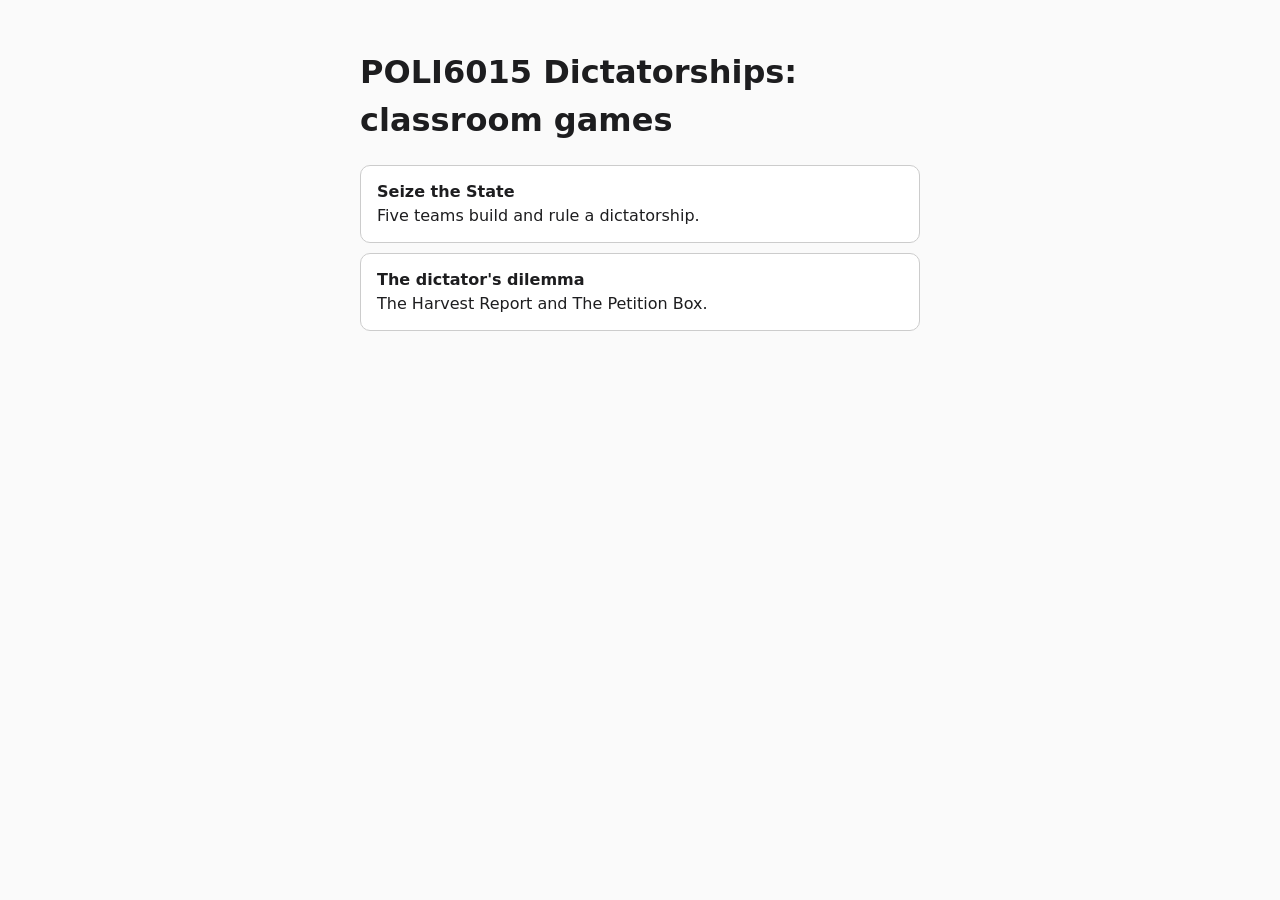
<file: index.html>
<!doctype html>
<html lang="en-GB"><head><meta charset="utf-8"><meta name="viewport" content="width=device-width,initial-scale=1">
<title>POLI6015 games</title>
<style>body{font-family:system-ui,sans-serif;max-width:560px;margin:48px auto;padding:0 16px;line-height:1.5;color:#1d1d1f;background:#fafafa}a{display:block;padding:14px 16px;margin:10px 0;border:1px solid #ccc;border-radius:10px;text-decoration:none;color:inherit;background:#fff}a b{display:block}</style>
</head><body>
<h1>POLI6015 Dictatorships: classroom games</h1>
<a href="seize-the-state/"><b>Seize the State</b>Five teams build and rule a dictatorship.</a>
<a href="dilemma-games/"><b>The dictator's dilemma</b>The Harvest Report and The Petition Box.</a>
</body></html>
</file>
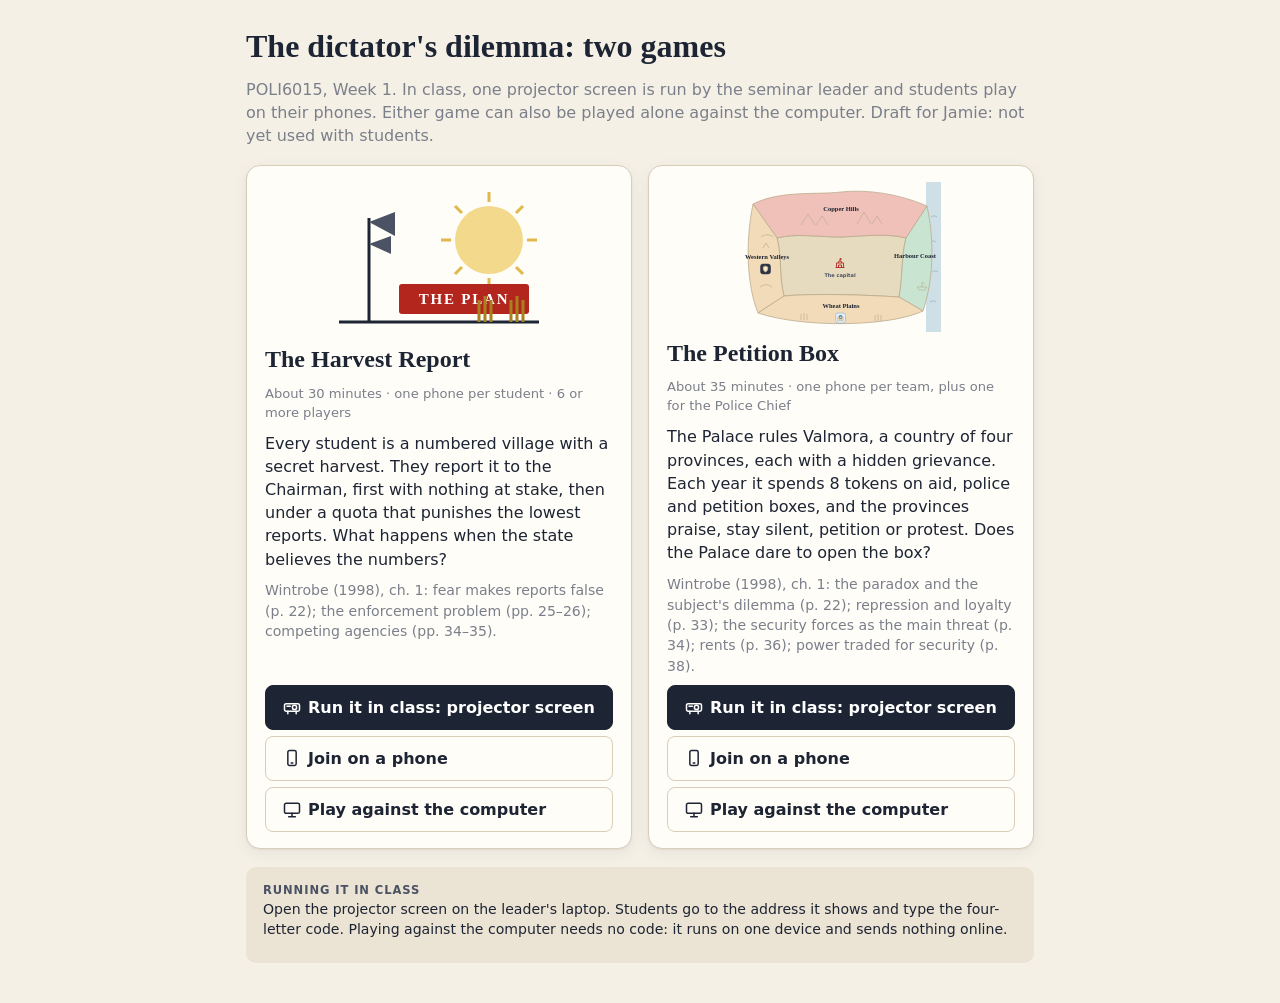
<file: dilemma-games/index.html>
<!doctype html>
<html lang="en-GB">
<head>
<meta charset="utf-8">
<meta name="viewport" content="width=device-width,initial-scale=1">
<title>Dictator's dilemma games</title>
<link rel="stylesheet" href="css/style.css">
</head>
<body>
<div class="wrap">
  <h1>The dictator's dilemma: two games</h1>
  <p class="muted">POLI6015, Week 1. In class, one projector screen is run by the seminar leader and students play on their phones. Either game can also be played alone against the computer. Draft for Jamie: not yet used with students.</p>
  <div class="hero">
    <div class="gcard">
      <div id="art-harvest"></div>
      <h2>The Harvest Report</h2>
      <p class="meta">About 30 minutes · one phone per student · 6 or more players</p>
      <p>Every student is a numbered village with a secret harvest. They report it to the Chairman, first with nothing at stake, then under a quota that punishes the lowest reports. What happens when the state believes the numbers?</p>
      <p class="small muted">Wintrobe (1998), ch. 1: fear makes reports false (p. 22); the enforcement problem (pp. 25–26); competing agencies (pp. 34–35).</p>
      <div class="acts">
        <a class="btn primary" href="host.html?game=harvest"><span data-ic="projector"></span>Run it in class: projector screen</a>
        <a class="btn" href="play.html" target="_blank" rel="noopener"><span data-ic="phone"></span>Join on a phone</a>
        <a class="btn" href="solo.html?game=harvest"><span data-ic="computer"></span>Play against the computer</a>
      </div>
    </div>
    <div class="gcard">
      <div id="art-petition"></div>
      <h2>The Petition Box</h2>
      <p class="meta">About 35 minutes · one phone per team, plus one for the Police Chief</p>
      <p>The Palace rules Valmora, a country of four provinces, each with a hidden grievance. Each year it spends 8 tokens on aid, police and petition boxes, and the provinces praise, stay silent, petition or protest. Does the Palace dare to open the box?</p>
      <p class="small muted">Wintrobe (1998), ch. 1: the paradox and the subject's dilemma (p. 22); repression and loyalty (p. 33); the security forces as the main threat (p. 34); rents (p. 36); power traded for security (p. 38).</p>
      <div class="acts">
        <a class="btn primary" href="host.html?game=petition"><span data-ic="projector"></span>Run it in class: projector screen</a>
        <a class="btn" href="play.html" target="_blank" rel="noopener"><span data-ic="phone"></span>Join on a phone</a>
        <a class="btn" href="solo.html?game=petition"><span data-ic="computer"></span>Play against the computer</a>
      </div>
    </div>
  </div>
  <div class="card flat">
    <div class="caps">Running it in class</div>
    <p class="small">Open the projector screen on the leader's laptop. Students go to the address it shows and type the four-letter code. Playing against the computer needs no code: it runs on one device and sends nothing online.</p>
  </div>
</div>
<script type="module">
  import { icon, chairmanScene, valmoraMap } from './js/art.js';
  document.getElementById('art-harvest').innerHTML = chairmanScene();
  document.getElementById('art-petition').innerHTML = valmoraMap({ prov: { north: { mood: 'H' }, south: { mood: 'M', box: true }, east: { mood: 'L' }, west: { mood: 'M', police: true } } });
  document.querySelectorAll('[data-ic]').forEach((el) => { el.outerHTML = icon(el.dataset.ic); });
</script>
</body>
</html>
</file>
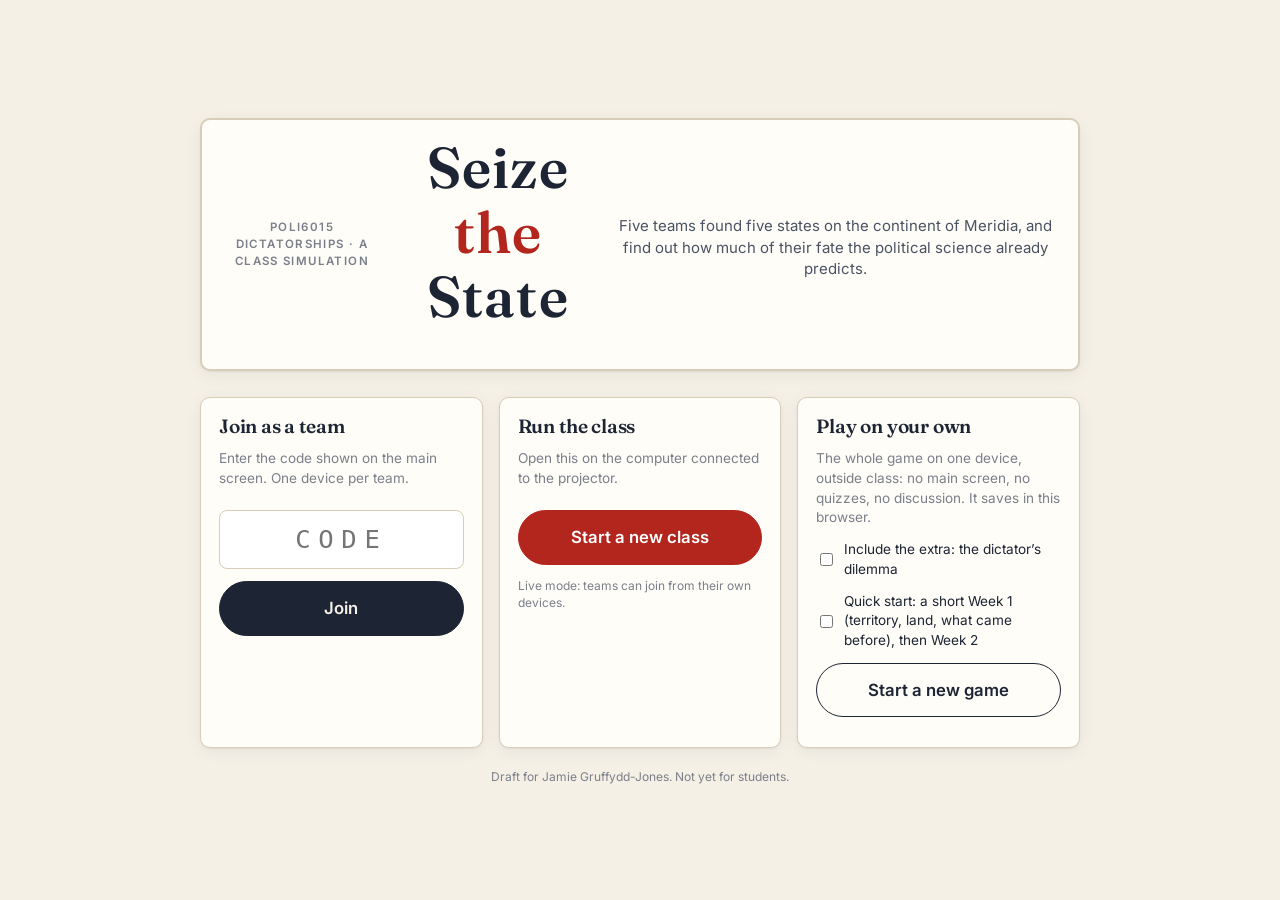
<file: seize-the-state/index.html>
<!doctype html>
<html lang="en-GB">
<head>
<meta charset="utf-8">
<meta name="viewport" content="width=device-width, initial-scale=1">
<link rel="preconnect" href="https://fonts.googleapis.com">
<link rel="preconnect" href="https://fonts.gstatic.com" crossorigin>
<link href="https://fonts.googleapis.com/css2?family=Fraunces:opsz,wght@9..144,400..800&family=Inter:wght@400..700&display=swap" rel="stylesheet">
<link rel="stylesheet" href="css/style.css">
<script src="js/file-warning.js"></script>
<title>Seize the State</title>
</head>
<body>
<div class="landing">
  <div class="box">
    <div class="hero">
      <div class="caps muted">POLI6015 Dictatorships · A class simulation</div>
      <h1>Seize <span style="color:var(--accent)">the</span> State</h1>
      <p class="prompt muted">Five teams found five states on the continent of Meridia, and find out how much of their fate the political science already predicts.</p>
    </div>
    <div class="choices">
      <div class="card stack">
        <h3>Join as a team</h3>
        <p class="small muted">Enter the code shown on the main screen. One device per team.</p>
        <input type="text" class="codeinput" id="code" maxlength="4" autocomplete="off" placeholder="CODE" aria-label="Join code">
        <button class="btn btn-primary btn-big" id="join">Join</button>
      </div>
      <div class="card stack">
        <h3>Run the class</h3>
        <p class="small muted">Open this on the computer connected to the projector.</p>
        <button class="btn btn-accent btn-big" id="start">Start a new class</button>
        <div id="resume"></div>
        <p class="tiny muted" id="modenote"></p>
      </div>
      <div class="card stack">
        <h3>Play on your own</h3>
        <p class="small muted">The whole game on one device, outside class: no main screen, no quizzes, no discussion. It saves in this browser.</p>
        <label class="small row" style="gap:8px"><input type="checkbox" id="extra"> Include the extra: the dictator’s dilemma</label>
        <label class="small row" style="gap:8px"><input type="checkbox" id="quick"> Quick start: a short Week 1 (territory, land, what came before), then Week 2</label>
        <button class="btn btn-big" id="solo">Start a new game</button>
        <div id="soloresume"></div>
      </div>
    </div>
    <p class="tiny muted" style="text-align:center;margin-top:20px">Draft for Jamie Gruffydd-Jones. Not yet for students.</p>
  </div>
</div>
<script type="module">
import { newRoomCode } from './js/engine.js';
import { FIREBASE_CONFIG } from './js/config.js';
const $ = (s) => document.querySelector(s);
const go = (page, room) => { location.href = page + '?room=' + encodeURIComponent(room); };
$('#join').onclick = () => { const c = $('#code').value.trim().toUpperCase(); if (c.length === 4) go('team.html', c); else $('#code').focus(); };
$('#code').addEventListener('keydown', (e) => { if (e.key === 'Enter') $('#join').click(); });
$('#start').onclick = () => { const r = newRoomCode(); try { localStorage.setItem('sts:lastroom', r); } catch (e) {} go('main.html', r); };
let last = null; try { last = localStorage.getItem('sts:lastroom'); } catch (e) {}
if (last) $('#resume').innerHTML = '<button class="btn btn-big" id="res">Resume class ' + last + '</button>';
if (last) $('#res').onclick = () => go('main.html', last);
$('#solo').onclick = () => { location.href = 'team.html?solo=1&new=1' + ($('#extra').checked ? '&extra=1' : '') + ($('#quick').checked ? '&start=2' : ''); };
let soloSaved = null; try { soloSaved = localStorage.getItem('sts:solo'); } catch (e) {}
if (soloSaved) { $('#soloresume').innerHTML = '<button class="btn" id="sres">Continue your game</button>'; $('#sres').onclick = () => { location.href = 'team.html?solo=1'; }; }
$('#modenote').textContent = FIREBASE_CONFIG && FIREBASE_CONFIG.databaseURL
  ? 'Live mode: teams can join from their own devices.'
  : 'Local mode: no live server is set up, so team screens only work as tabs in this browser. See SETUP.md.';
</script>
</body>
</html>
</file>
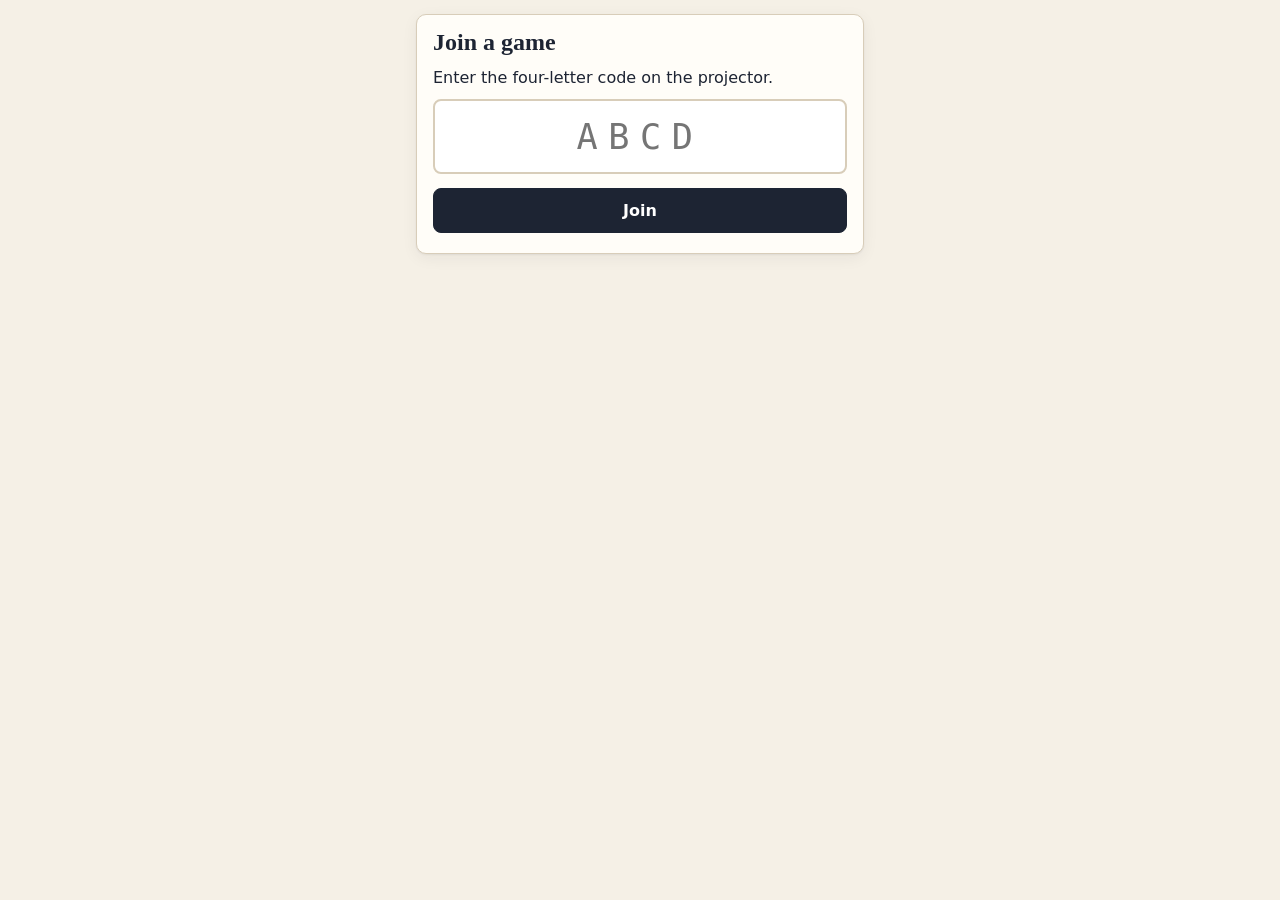
<file: dilemma-games/play.html>
<!doctype html>
<html lang="en-GB">
<head>
<meta charset="utf-8">
<meta name="viewport" content="width=device-width,initial-scale=1">
<title>Join a game</title>
<link rel="stylesheet" href="css/style.css">
</head>
<body class="phonebody">
<noscript>This page needs JavaScript.</noscript>
<script type="module" src="js/play.js"></script>
</body>
</html>
</file>
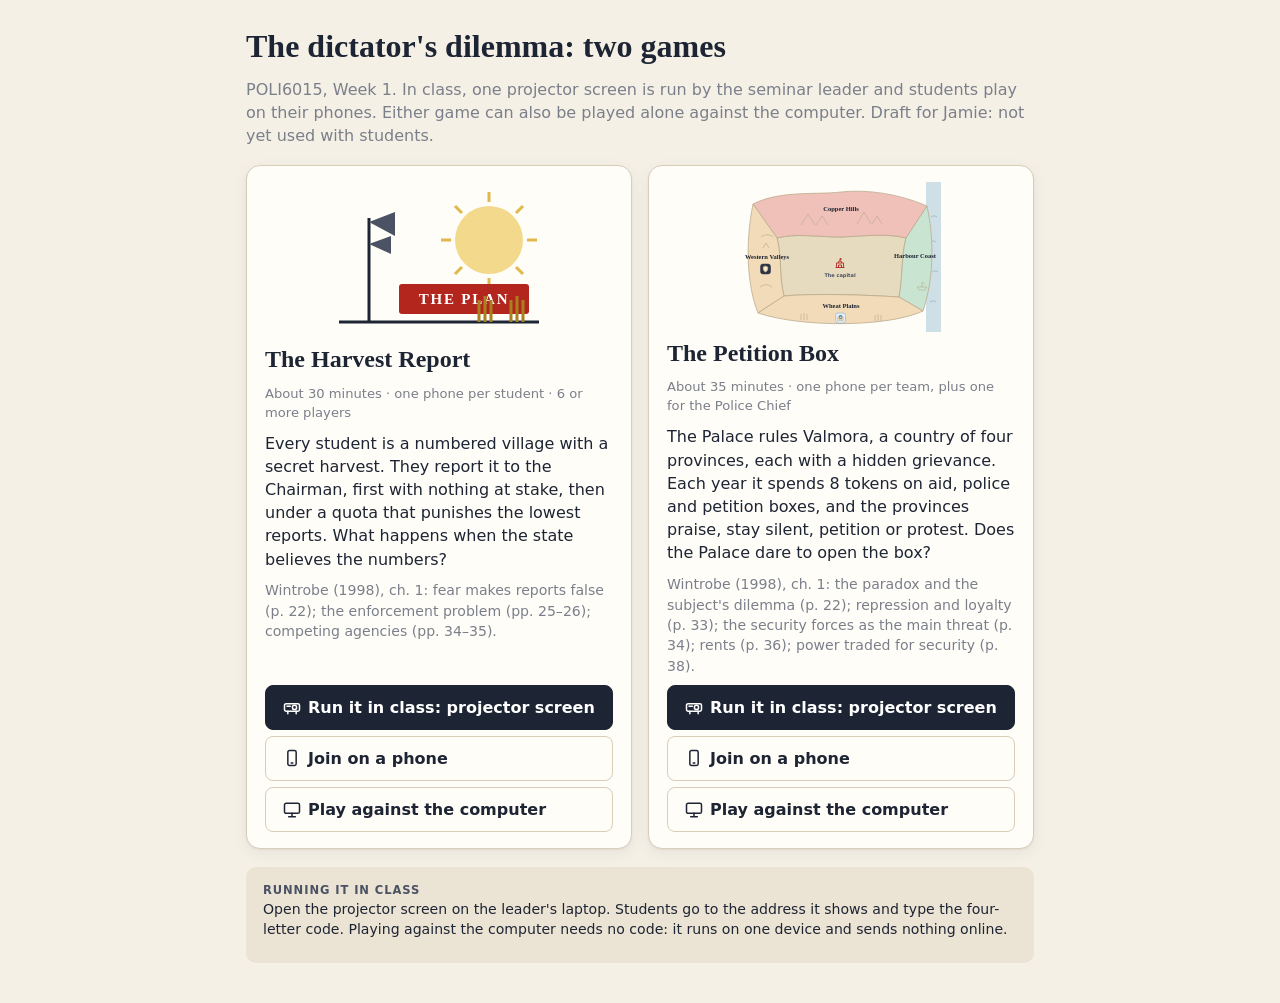
<file: dilemma-games/solo.html>
<!doctype html>
<html lang="en-GB">
<head>
<meta charset="utf-8">
<meta name="viewport" content="width=device-width,initial-scale=1">
<title>Play against the computer</title>
<link rel="stylesheet" href="css/style.css">
</head>
<body>
<noscript>This page needs JavaScript.</noscript>
<script type="module" src="js/solo.js"></script>
</body>
</html>
</file>
<file: dilemma-games/css/style.css>
/* Week 1 dilemma games: projector and phone styles (palette from Seize the State). */
:root {
  --paper: #f5f0e6; --paper-2: #ebe3d3; --card: #fffdf8; --ink: #1d2433; --ink-soft: #4a5263; --muted: #7b7f8a;
  --line: #d8cdb9; --accent: #b3261e; --accent-soft: #f4dcd6; --gold: #a8801f; --ok: #2c7a4b; --ok-soft: #dcefe2;
  --warn: #b5641a; --warn-soft: #f6e6cf; --radius: 10px;
  --shadow: 0 1px 2px rgba(29, 36, 51, .06), 0 4px 16px rgba(29, 36, 51, .06);
  --display: Georgia, 'Times New Roman', serif; --sans: system-ui, -apple-system, 'Segoe UI', sans-serif;
}
* { box-sizing: border-box; }
html, body { margin: 0; }
body { background: var(--paper); color: var(--ink); font-family: var(--sans); font-size: 16px; line-height: 1.45; }
h1, h2, h3 { font-family: var(--display); font-weight: 600; line-height: 1.15; margin: 0 0 .4em; }
h1 { font-size: 2rem; } h2 { font-size: 1.5rem; } h3 { font-size: 1.2rem; }
p { margin: 0 0 .6em; }
code { background: var(--paper-2); padding: 1px 5px; border-radius: 4px; font-size: .9em; }
.wrap { max-width: 820px; margin: 0 auto; padding: 28px 16px; }
.muted { color: var(--muted); } .small { font-size: .88rem; } .caps { text-transform: uppercase; letter-spacing: .08em; font-size: .72rem; font-weight: 700; color: var(--ink-soft); }
.hidden { display: none !important; }
.good { color: var(--ok); } .bad { color: var(--accent); } .warn { color: var(--warn); }
.card { background: var(--card); border: 1px solid var(--line); border-radius: var(--radius); padding: 14px 16px; margin: 0 0 12px; box-shadow: var(--shadow); }
.card.flat { box-shadow: none; background: var(--paper-2); border-color: transparent; }
.card.good { border-left: 5px solid var(--ok); color: inherit; } .card.bad { border-left: 5px solid var(--accent); color: inherit; }
.btn { display: inline-flex; align-items: center; justify-content: center; gap: 6px; font: inherit; font-weight: 600; padding: 10px 16px; border-radius: 8px; border: 1px solid var(--line); background: var(--card); color: var(--ink); cursor: pointer; text-decoration: none; min-height: 44px; }
.btn:hover { border-color: var(--ink-soft); }
.btn.primary { background: var(--ink); color: #fff; border-color: var(--ink); }
.btn.ghost { background: transparent; }
.btn:disabled { opacity: .45; cursor: not-allowed; }
.btn.wide { width: 100%; margin: 6px 0; }
.link { background: none; border: 0; color: var(--accent); text-decoration: underline; cursor: pointer; font: inherit; font-size: .8rem; }
.rowc { display: flex; flex-wrap: wrap; gap: 8px; align-items: center; margin: 8px 0; }
.rowb { display: flex; justify-content: space-between; gap: 10px; align-items: center; padding: 4px 0; border-bottom: 1px dashed var(--line); }
.stack { display: flex; flex-direction: column; gap: 6px; }
.chip { display: inline-block; min-width: 2.2em; text-align: center; padding: 2px 8px; border-radius: 999px; background: var(--paper-2); font-weight: 700; margin: 2px; }
.chips.big .chip { font-size: 1.6rem; padding: 6px 16px; }
.tag { display: inline-block; font-size: .72rem; font-weight: 700; padding: 1px 7px; border-radius: 999px; background: var(--paper-2); color: var(--ink-soft); margin: 2px 4px 2px 0; }
.tag.good { background: var(--ok-soft); color: var(--ok); } .tag.bad { background: var(--accent-soft); color: var(--accent); } .tag.warn { background: var(--warn-soft); color: var(--warn); }

/* index tabs */
.tabs { display: flex; gap: 4px; border-bottom: 2px solid var(--line); margin: 20px 0 0; }
.tab { font: inherit; font-weight: 700; padding: 10px 16px; border: 0; background: none; cursor: pointer; color: var(--muted); border-bottom: 3px solid transparent; margin-bottom: -2px; }
.tab.on { color: var(--ink); border-bottom-color: var(--accent); }
.panel { padding: 16px 0; }

/* projector */
.hostbody { overflow: hidden; }
.host { display: grid; grid-template-rows: auto 1fr auto; height: 100vh; }
.host header { display: flex; justify-content: space-between; align-items: center; padding: 10px 22px; background: var(--ink); color: #fff; }
.gname { font-family: var(--display); font-size: 1.3rem; margin-right: 18px; }
.round { color: #c9cbd3; }
.hright { display: flex; align-items: center; gap: 10px; }
.host header .btn.ghost { color: #fff; border-color: #555c6c; min-height: 36px; padding: 6px 12px; }
.badge { background: var(--warn); color: #fff; font-size: .75rem; font-weight: 700; padding: 3px 8px; border-radius: 6px; }
.host main { overflow: auto; padding: 18px 26px; font-size: 1.1rem; }
.host footer { display: flex; align-items: center; gap: 12px; padding: 10px 22px; border-top: 1px solid var(--line); background: var(--card); }
.why { flex: 1; color: var(--muted); font-size: .95rem; text-align: right; }
.menu { position: fixed; inset: 0; background: rgba(29, 36, 51, .45); display: flex; align-items: flex-start; justify-content: flex-end; padding: 60px 20px; z-index: 10; }
.menu .card { width: 380px; }
.split { display: grid; grid-template-columns: 1fr 1fr; gap: 26px; }
.split.wide { grid-template-columns: 3fr 2fr; }
.join { display: flex; gap: 18px; align-items: center; }
.qr { width: 170px; height: 170px; flex: none; }
.qr svg { width: 100%; height: 100%; }
.url { font-weight: 700; word-break: break-all; font-size: 1.05rem; }
.code { display: inline-block; font-family: ui-monospace, Menlo, monospace; font-size: 2.6rem; font-weight: 800; letter-spacing: .18em; background: var(--paper-2); padding: 4px 14px; border-radius: 8px; }
.code.sm { font-size: 1rem; padding: 2px 8px; background: #2c3445; color: #fff; flex: none; white-space: nowrap; letter-spacing: .12em; }
.script { background: var(--card); border-left: 6px solid var(--accent); padding: 14px 20px; margin: 0 0 16px; border-radius: 0 var(--radius) var(--radius) 0; }
.script p { font-family: var(--display); font-size: 1.55rem; line-height: 1.3; margin: 4px 0 0; }
.provgrid { display: flex; flex-wrap: wrap; gap: 8px; margin: 12px 0; }
.prov { position: relative; width: 66px; height: 66px; border-radius: 10px; display: flex; flex-direction: column; align-items: center; justify-content: center; font-size: 1.5rem; font-weight: 800; border: 2px solid var(--line); background: var(--card); color: var(--muted); font-family: inherit; }
.prov small { font-size: .6rem; font-weight: 600; }
.prov.in { background: var(--ok-soft); border-color: var(--ok); color: var(--ok); }
.prov.insp { background: var(--warn-soft); border-color: var(--warn); color: var(--warn); }
.prov.idle { opacity: .45; }
.prov.rm { cursor: pointer; } .prov.rm b { position: absolute; top: 1px; right: 6px; font-size: .8rem; color: var(--muted); }
.stats { display: flex; flex-wrap: wrap; gap: 12px; margin: 0 0 16px; }
.stat { background: var(--card); border: 1px solid var(--line); border-radius: var(--radius); padding: 10px 18px; min-width: 150px; }
.stat .num { font-family: var(--display); font-size: 2.6rem; font-weight: 700; line-height: 1.1; }
.stat.warn .num { color: var(--warn); } .stat.bad .num { color: var(--accent); } .stat.dim { opacity: .6; }
.row2 { display: grid; grid-template-columns: 1fr 1fr; gap: 14px; }
.cards { display: grid; grid-template-columns: repeat(auto-fill, minmax(118px, 1fr)); gap: 8px; margin: 0 0 12px; }
.pcard { background: var(--card); border: 1px solid var(--line); border-radius: 8px; padding: 6px 8px; line-height: 1.3; }
.pcard .pn { font-weight: 800; font-size: 1.2rem; }
.pcard.famine { background: var(--accent-soft); border-color: var(--accent); }
.bars { display: flex; flex-direction: column; gap: 12px; }
.barrow .lab { font-weight: 700; font-size: .95rem; margin-bottom: 3px; }
.barpair { display: flex; flex-direction: column; gap: 3px; }
.bar { height: 26px; border-radius: 5px; display: flex; align-items: center; padding: 0 8px; color: #fff; font-size: .85rem; font-weight: 700; white-space: nowrap; min-width: 90px; }
.bar.rep { background: var(--warn); } .bar.tru { background: var(--ok); }
/* petition board */
.board { display: grid; grid-template-columns: 1fr 1fr; gap: 14px; margin-bottom: 14px; }
.gauge { background: var(--card); border: 1px solid var(--line); border-radius: var(--radius); padding: 10px 14px; }
.gnum { font-family: var(--display); font-size: 2.6rem; font-weight: 700; line-height: 1.1; }
.gnum small { font-size: 1rem; color: var(--muted); font-weight: 400; }
.meter { display: flex; gap: 3px; margin: 6px 0; }
.meter .cell { flex: 1; height: 14px; border-radius: 3px; background: var(--paper-2); position: relative; }
.meter.stab .cell.on { background: var(--ok); }
.meter.str .cell.on { background: var(--ink-soft); }
.meter.g .cell.on { background: var(--warn); }
.meter .cell.mark { outline: 2px solid var(--accent); outline-offset: 1px; }
.provs { display: grid; grid-template-columns: repeat(4, 1fr); gap: 10px; }
.pv { background: var(--card); border: 2px solid var(--line); border-radius: var(--radius); padding: 10px; min-height: 130px; }
.pv.protest { border-color: var(--accent); } .pv.crushed { border-color: var(--ink-soft); background: var(--paper-2); }
.pvname { font-family: var(--display); font-weight: 700; font-size: 1.25rem; }
.pvsig { font-size: 1.05rem; margin-top: 6px; }
.prompt { font-family: var(--display); font-size: 1.4rem; line-height: 1.3; }
.status { font-weight: 700; color: var(--ink-soft); }
.log { background: var(--card); border: 1px solid var(--line); border-radius: var(--radius); padding: 10px 14px; font-size: .98rem; }
.log p { margin: 0 0 6px; } .log p.bad { color: var(--accent); font-weight: 700; } .log p.warn { color: var(--warn); }
.seats { display: grid; grid-template-columns: repeat(3, 1fr); gap: 8px; margin-bottom: 12px; }
.seat { border: 2px solid var(--line); border-radius: 8px; padding: 8px 10px; display: flex; flex-direction: column; background: var(--card); }
.seat span { font-size: .85rem; color: var(--muted); } .seat.in { border-color: var(--ok); background: var(--ok-soft); }
label { display: block; margin: 6px 0; font-size: .95rem; }
select { font: inherit; padding: 4px 6px; border-radius: 6px; border: 1px solid var(--line); background: #fff; }
table.reveal { border-collapse: collapse; width: 100%; font-size: .95rem; }
table.reveal th, table.reveal td { border: 1px solid var(--line); padding: 5px 7px; text-align: left; vertical-align: top; background: var(--card); }
table.reveal td.hit { background: var(--ok-soft); } table.reveal td.miss { background: var(--accent-soft); }
/* leader sheet */
.sheetwrap table.sheet { border-collapse: collapse; width: 100%; }
.sheetwrap th, .sheetwrap td { border-bottom: 1px solid var(--line); padding: 6px; text-align: left; }
.sheetwrap input { width: 70px; font: inherit; padding: 4px; }

/* phone */
.phone { max-width: 480px; margin: 0 auto; padding: 14px 16px 40px; }
.phead { display: flex; justify-content: space-between; align-items: flex-end; gap: 10px; background: var(--ink); color: #fff; border-radius: var(--radius); padding: 12px 16px; margin-bottom: 12px; }
.phead .caps { color: #c9cbd3; }
.pnum { font-family: var(--display); font-size: 2.6rem; font-weight: 700; line-height: 1; }
.harvest { text-align: right; } .harvest .pnum { color: #f1d38a; }
.pseat { font-family: var(--display); font-size: 1.6rem; font-weight: 700; }
.mini { font-size: .85rem; color: #c9cbd3; text-align: right; }
.pbody { font-size: 1.02rem; }
.keypad { display: grid; grid-template-columns: repeat(5, 1fr); gap: 8px; margin: 10px 0; }
.key { font: inherit; font-size: 1.35rem; font-weight: 800; height: 54px; border-radius: 10px; border: 2px solid var(--line); background: var(--card); color: var(--ink); cursor: pointer; }
.key.on { background: var(--ink); color: #fff; border-color: var(--ink); }
.codein { font: inherit; font-family: ui-monospace, Menlo, monospace; font-size: 2.2rem; letter-spacing: .3em; text-transform: uppercase; width: 100%; padding: 10px; border-radius: 8px; border: 2px solid var(--line); text-align: center; margin-bottom: 8px; }
.griev { background: var(--card); border: 1px solid var(--line); border-radius: var(--radius); padding: 10px 14px; margin-bottom: 8px; }
.btn.sig { flex-direction: column; align-items: flex-start; text-align: left; }
.btn.sig span { font-weight: 400; font-size: .85rem; }
.btn.sig.primary span { color: #dfe1e8; }
.prow { border-bottom: 1px solid var(--line); padding: 8px 0; }
.ctl { display: flex; align-items: center; gap: 8px; margin: 4px 0; }
.ctl span { flex: 1; font-size: .92rem; }
.ctl b { min-width: 1.4em; text-align: center; }
.pm { font: inherit; font-weight: 800; width: 38px; height: 38px; border-radius: 8px; border: 1px solid var(--line); background: var(--card); cursor: pointer; }
.btn.sm2 { min-width: 54px; }
.tog { display: flex; align-items: center; gap: 8px; font-size: .92rem; margin: 4px 0; }
.tog input { width: 20px; height: 20px; }
.tokens { font-size: 1.1rem; margin: 10px 0 4px; } .tokens.bad { color: var(--accent); }

@media (max-width: 900px) {
  .hostbody { overflow: auto; } .host { height: auto; min-height: 100vh; }
  .split, .split.wide, .row2, .board { grid-template-columns: 1fr; }
  .provs { grid-template-columns: repeat(2, 1fr); }
  .join { flex-direction: column; align-items: flex-start; }
}

/* ===== 2026-11-25 redesign: drawings, steps, plain-language explanations ===== */
:root { --calm: #2c7a4b; --calm-soft: #dcefe2; --restless: #b5641a; --restless-soft: #f6e6cf; --angry: #b3261e; --angry-soft: #f4dcd6;
  --sea: #cfdfe6; --land: #efe6d2; --land-2: #e6dabf; --grain: #a8801f; --grain-soft: #f3e6bf; }
.ic { width: 1.25em; height: 1.25em; vertical-align: -0.25em; flex: none; }
.ic.lg { width: 2.2em; height: 2.2em; } .ic.xl { width: 3em; height: 3em; }

/* steps */
.stepper { list-style: none; display: flex; flex-wrap: wrap; gap: 4px 14px; padding: 0; margin: 0 0 12px; font-size: .82rem; color: var(--muted); }
.stepper li { display: flex; align-items: center; gap: 5px; }
.stepper li span { display: inline-flex; width: 20px; height: 20px; border-radius: 50%; align-items: center; justify-content: center; border: 1.5px solid var(--line); font-weight: 700; font-size: .72rem; }
.stepper li.done { color: var(--ink-soft); } .stepper li.done span { background: var(--paper-2); }
.stepper li.on { color: var(--ink); font-weight: 700; } .stepper li.on span { background: var(--accent); border-color: var(--accent); color: #fff; }

/* explanation banner */
.explain { display: flex; gap: 16px; align-items: flex-start; background: var(--card); border: 1px solid var(--line); border-radius: var(--radius); padding: 14px 18px; margin: 0 0 14px; box-shadow: var(--shadow); }
.explain h2 { font-size: 1.45rem; } .explain p { margin: 0 0 6px; }
.exart { flex: none; width: 150px; } .exart .scene { width: 100%; height: auto; }
.exrow { display: grid; grid-template-columns: 1fr 1fr; gap: 14px; margin-top: 8px; padding-top: 8px; border-top: 1px dashed var(--line); }
.exrow p { font-size: .98rem; }
.host .explain p { font-size: 1.15rem; }

/* before -> after */
.chg { display: flex; flex-wrap: wrap; align-items: baseline; gap: 4px 10px; padding: 6px 0; border-bottom: 1px dashed var(--line); }
.chl { font-weight: 600; } .chv { font-variant-numeric: tabular-nums; } .chw { flex-basis: 100%; font-size: .86rem; color: var(--muted); }
.upv { color: var(--accent); } .downv { color: var(--ok); }
.chg.good .upv { color: var(--ok); } .chg.good .downv { color: var(--accent); }

/* moods */
.mood { display: inline-flex; align-items: center; gap: 5px; font-weight: 700; padding: 2px 10px; border-radius: 999px; font-size: .9rem; }
.mood.L { background: var(--calm-soft); color: var(--calm); } .mood.M { background: var(--restless-soft); color: var(--restless); } .mood.H { background: var(--angry-soft); color: var(--angry); }
.moodscale { display: grid; grid-template-columns: 4fr 3fr 4fr; gap: 4px; margin: 6px 0; font-size: .78rem; text-align: center; font-weight: 700; }
.moodscale div { padding: 5px 0; border-radius: 6px; opacity: .55; }
.moodscale .L { background: var(--calm-soft); color: var(--calm); } .moodscale .M { background: var(--restless-soft); color: var(--restless); } .moodscale .H { background: var(--angry-soft); color: var(--angry); }
.moodscale .on { opacity: 1; outline: 2px solid currentColor; }
.gauge10 { display: grid; grid-template-columns: repeat(11, 1fr); gap: 2px; margin: 4px 0; }
.gauge10 span { height: 12px; border-radius: 3px; background: var(--paper-2); }
.gauge10 span.L { background: var(--calm); } .gauge10 span.M { background: var(--restless); } .gauge10 span.H { background: var(--angry); }
.gauge10 span.off { opacity: .18; }

/* the map */
.map { width: 100%; height: auto; display: block; }
.map .sea { fill: var(--sea); } .map .wave { stroke: #8fb3c2; stroke-width: 1.5; fill: none; }
.map .region path:first-child { fill: var(--land); stroke: #b9a98a; stroke-width: 1.5; }
.map .region.centre path { fill: var(--land-2); }
.map .region .decor { fill: none; stroke: #b9a98a; stroke-width: 1.2; }
.map .region.protest path:first-child { fill: #f1c9c2; } .map .region.crushed path:first-child { fill: #d9d6cf; }
.map .region.petition path:first-child { fill: #d7e6f1; }
.map .region.mood-L path:first-child { fill: #c9e5d2; } .map .region.mood-M path:first-child { fill: #f1dbb8; } .map .region.mood-H path:first-child { fill: #efc1b9; }
.map .region.dim { opacity: .5; } .map .region.you path:first-child { stroke: var(--ink); stroke-width: 3; }
.map .rname { font-family: var(--display); font-size: 13px; font-weight: 700; fill: var(--ink); }
.map .rnote { font-size: 10px; fill: var(--calm); font-weight: 700; }
.map .cname { font-size: 10px; fill: var(--ink-soft); font-weight: 700; }
.map .capicon { stroke: var(--accent); fill: none; stroke-width: 1.8; }
.map .badge rect { fill: #fff; stroke: var(--line); }
.map .badge g { stroke: var(--ink-soft); fill: none; stroke-width: 2.2; stroke-linecap: round; stroke-linejoin: round; }
.map .b-police rect { fill: #2c3445; stroke: #2c3445; } .map .b-police g { stroke: #fff; }
.map .b-box rect { fill: #e3eef6; stroke: #7ea6c2; } .map .b-box g { stroke: #2f6690; }
.map .b-pending rect { fill: var(--warn-soft); stroke: var(--warn); } .map .b-pending g { stroke: var(--warn); }
.map .b-aid rect { fill: var(--calm-soft); stroke: var(--calm); } .map .b-aid g { stroke: var(--calm); }
.map .b-protest rect { fill: var(--angry); stroke: var(--angry); } .map .b-protest g { stroke: #fff; }
.map .b-petition rect { fill: #2f6690; stroke: #2f6690; } .map .b-petition g { stroke: #fff; }
.mapkey { display: flex; flex-wrap: wrap; gap: 6px 14px; font-size: .8rem; color: var(--ink-soft); margin: 6px 0 0; }
.mapkey span { display: inline-flex; align-items: center; gap: 4px; }

/* scene illustrations */
.scene .sun { fill: #f3d98b; } .scene .rays { stroke: #e0b84c; stroke-width: 3; }
.scene .pole, .scene .ground { stroke: var(--ink); stroke-width: 3; fill: none; }
.scene .horn { fill: var(--ink-soft); } .scene .banner { fill: var(--accent); }
.scene .bantext { fill: #fff; font-family: var(--display); font-size: 15px; font-weight: 700; letter-spacing: .12em; }
.scene .wheat { stroke: var(--grain); stroke-width: 3; }
.scene .wall { fill: #efe3c8; stroke: var(--ink-soft); stroke-width: 2; } .scene .roof { fill: #d8c49a; stroke: var(--ink-soft); stroke-width: 2; }
.scene .dome { fill: #c9a656; stroke: var(--ink-soft); stroke-width: 2; } .scene .flag { stroke: var(--accent); stroke-width: 3; fill: var(--accent); }
.scene .col { stroke: var(--ink-soft); stroke-width: 4; } .scene .door { fill: var(--ink-soft); }
.scene .guard { fill: #2c3445; }

/* palace move cards */
.mv { display: grid; grid-template-columns: auto 1fr auto; gap: 10px; align-items: start; padding: 10px 0; border-top: 1px solid var(--line); }
.mv .ic { width: 28px; height: 28px; margin-top: 2px; }
.mv h4 { margin: 0; font-size: 1rem; } .mv .cost { font-size: .8rem; font-weight: 700; color: var(--ink-soft); }
.mv p { margin: 2px 0 0; font-size: .88rem; color: var(--ink-soft); } .mv p.risk { color: var(--accent); }
.mv .ctrl { display: flex; align-items: center; gap: 6px; }
.mv .ctrl b { min-width: 1.4em; text-align: center; font-size: 1.1rem; }
.sw { font: inherit; font-weight: 700; padding: 8px 12px; border-radius: 8px; border: 1px solid var(--line); background: var(--card); cursor: pointer; min-width: 64px; }
.sw.on { background: var(--ink); color: #fff; border-color: var(--ink); }
.mv.aid .ic { color: var(--calm); } .mv.police .ic { color: #2c3445; } .mv.box .ic, .mv.answer .ic { color: #2f6690; }
.mv.coin .ic { color: var(--gold); } .mv.plane .ic { color: var(--ink-soft); } .mv.eye .ic { color: var(--accent); }
.pcardp { background: var(--card); border: 1px solid var(--line); border-radius: var(--radius); padding: 12px 14px; margin: 0 0 12px; }
.pcardp h3 { display: flex; align-items: center; gap: 8px; margin: 0; }
.evid { font-size: .86rem; color: var(--ink-soft); margin: 2px 0 4px; }
.budget { position: sticky; bottom: 0; background: var(--paper); padding: 10px 0 6px; border-top: 2px solid var(--line); z-index: 2; }
.budget .tokrow { display: flex; gap: 4px; margin: 4px 0 8px; } .budget .tok { flex: 1; height: 14px; border-radius: 4px; background: var(--gold); }
.budget .tok.used { background: var(--paper-2); } .budget .tok.over { background: var(--accent); }
.preview { font-size: .9rem; margin: 4px 0; }

/* signal cards */
.sigc { display: grid; grid-template-columns: auto 1fr; gap: 4px 12px; text-align: left; width: 100%; font: inherit; padding: 12px 14px; border-radius: var(--radius); border: 2px solid var(--line); background: var(--card); cursor: pointer; margin: 0 0 8px; color: var(--ink); }
.sigc .ic { width: 30px; height: 30px; grid-row: span 2; margin-top: 2px; }
.sigc b { font-size: 1.05rem; } .sigc span { font-size: .88rem; color: var(--ink-soft); }
.sigc.on { border-color: var(--ink); background: var(--paper-2); box-shadow: inset 0 0 0 1px var(--ink); }
.sigc:disabled { opacity: .45; cursor: not-allowed; }
.sigc.protest .ic { color: var(--angry); } .sigc.petition .ic { color: #2f6690; } .sigc.praise .ic { color: var(--gold); } .sigc.silence .ic { color: var(--ink-soft); }

/* story cards */
.story { display: flex; gap: 12px; align-items: flex-start; border-radius: var(--radius); padding: 10px 14px; margin: 0 0 10px; background: var(--paper-2); }
.story .ic { width: 34px; height: 34px; flex: none; }
.story.bad { background: var(--angry-soft); } .story.bad .ic { color: var(--angry); }
.story.good { background: var(--calm-soft); } .story.good .ic { color: var(--calm); }
.story.warn { background: var(--restless-soft); } .story.warn .ic { color: var(--restless); }
.story p { margin: 0; } .story .st { font-weight: 700; }

/* projector narrative */
.happen { background: var(--card); border: 1px solid var(--line); border-radius: var(--radius); padding: 10px 16px; }
.happen .row { display: flex; gap: 10px; align-items: flex-start; padding: 7px 0; border-bottom: 1px dashed var(--line); font-size: 1.05rem; }
.happen .row:last-child { border-bottom: 0; } .happen .row .ic { width: 26px; height: 26px; margin-top: 1px; }
.happen .row.bad .ic { color: var(--angry); } .happen .row.good .ic { color: var(--calm); } .happen .row.warn .ic { color: var(--restless); }
details.raw { margin-top: 8px; font-size: .9rem; } details.raw summary { cursor: pointer; color: var(--muted); }
.gauges { display: grid; grid-template-columns: 1fr 1fr; gap: 12px; margin: 0 0 12px; }
.gauge h4 { display: flex; align-items: center; gap: 6px; margin: 0; font-size: 1rem; }
.gauge .gnote { font-size: .84rem; color: var(--ink-soft); }

/* harvest village tiles */
.vgrid { display: grid; grid-template-columns: repeat(auto-fill, minmax(74px, 1fr)); gap: 8px; margin: 10px 0; }
.vt { position: relative; background: var(--card); border: 2px solid var(--line); border-radius: 10px; padding: 4px 4px 6px; text-align: center; color: var(--muted); }
.vt svg { width: 100%; height: 34px; display: block; }
.vt .vground { stroke: #b9a98a; stroke-width: 2; } .vt .vhouse { fill: var(--land); stroke: #8a7a5a; stroke-width: 2; } .vt .vdoor { fill: #8a7a5a; }
.vt .vwheat { stroke: var(--grain); stroke-width: 2; fill: none; }
.vt b { display: block; font-size: 1.2rem; color: var(--ink); line-height: 1.1; } .vt small { display: block; font-size: .66rem; font-weight: 700; }
.vt.in { border-color: var(--ok); background: var(--ok-soft); } .vt.in small { color: var(--ok); }
.vt.wait { opacity: .55; }
.vt.low { border-color: var(--accent); background: var(--accent-soft); } .vt.low small { color: var(--accent); }
.vt.high { border-color: var(--gold); background: var(--grain-soft); } .vt.high small { color: var(--gold); }
.vt.famine { border-color: var(--ink); background: #e2dccf; } .vt.famine .vwheat { stroke: #b4a98f; } .vt.famine small { color: var(--ink); }
.vt.insp { border-color: #2f6690; background: #e3eef6; } .vt.insp small { color: #2f6690; }
.vt.caught { border-color: var(--accent); background: var(--accent-soft); }
.vt.premium { border-color: var(--ok); background: var(--ok-soft); }
.vkey { display: flex; flex-wrap: wrap; gap: 6px 14px; font-size: .8rem; color: var(--ink-soft); }
.vkey i { display: inline-block; width: 12px; height: 12px; border-radius: 3px; border: 2px solid; vertical-align: -1px; margin-right: 4px; }
.sacks { display: flex; flex-wrap: wrap; gap: 2px; margin: 6px 0; color: var(--grain); }
.sacks .ic { width: 26px; height: 26px; } .sacks .ic.gone { color: #c8bda6; }
.bigcard { display: flex; align-items: center; gap: 12px; background: var(--grain-soft); border: 2px solid var(--grain); border-radius: var(--radius); padding: 10px 14px; margin: 0 0 12px; }
.bigcard .num { font-family: var(--display); font-size: 2.6rem; font-weight: 700; color: #6f5413; line-height: 1; }
.bigcard p { margin: 0; font-size: .9rem; }
.stakes { display: grid; grid-template-columns: 1fr 1fr; gap: 8px; margin: 8px 0 12px; }
.stakes div { border-radius: 8px; padding: 8px 10px; font-size: .9rem; }
.stakes .lo { background: var(--accent-soft); } .stakes .hi { background: var(--grain-soft); }
.glossary { font-size: .88rem; } .glossary dt { font-weight: 700; margin-top: 6px; } .glossary dd { margin: 0 0 2px; color: var(--ink-soft); }

/* index */
.hero { display: grid; grid-template-columns: 1fr 1fr; gap: 16px; margin: 18px 0; }
.gcard { background: var(--card); border: 1px solid var(--line); border-radius: 14px; padding: 16px 18px; box-shadow: var(--shadow); display: flex; flex-direction: column; }
.gcard .scene, .gcard .map { width: 100%; height: 150px; margin-bottom: 8px; }
.gcard .acts { margin-top: auto; display: flex; flex-direction: column; gap: 6px; }
.gcard .acts .btn { justify-content: flex-start; }
.gcard .meta { font-size: .82rem; color: var(--muted); margin: 0 0 10px; }

/* play against the computer */
.solo { max-width: 1180px; margin: 0 auto; padding: 14px 16px 60px; }
.solo .top { display: flex; justify-content: space-between; align-items: center; gap: 10px; background: var(--ink); color: #fff; border-radius: var(--radius); padding: 10px 16px; margin-bottom: 12px; }
.solo .top .gname { font-size: 1.2rem; }
.solo .top a, .solo .top button { color: #fff; border-color: #555c6c; background: transparent; min-height: 36px; padding: 6px 12px; }
.solo .cols { display: grid; grid-template-columns: 3fr 2fr; gap: 18px; align-items: start; }
.solo .cols > div:last-child { position: sticky; top: 10px; }
.solo .youpane { background: var(--paper-2); border-radius: 14px; padding: 10px; }
.solo .youpane .caps { margin: 2px 4px 6px; }
.solo .next { display: flex; gap: 10px; align-items: center; margin: 12px 0; }
.solo .next .why { text-align: left; }
.solo .board-wrap { font-size: 1rem; }
.solo .board-wrap .explain p { font-size: 1rem; }
.rolepick { display: grid; grid-template-columns: repeat(auto-fit, minmax(200px, 1fr)); gap: 10px; }
.rolepick .btn { flex-direction: column; align-items: flex-start; text-align: left; min-height: 90px; }
.rolepick .btn span { font-weight: 400; font-size: .85rem; color: var(--ink-soft); }

@media (max-width: 900px) {
  .hero, .gauges, .exrow, .solo .cols { grid-template-columns: 1fr; }
  .solo .cols > div:last-child { position: static; order: -1; }
  .exart { display: none; }
}

/* Harvest Report additions (2026-11-25) */
.say { font-family: var(--display); font-size: 1.2rem; line-height: 1.35; margin: 4px 0 8px; }
.vbtn { all: unset; cursor: pointer; display: block; }
.vbtn:hover .vt { border-color: var(--accent); }

.solo .board-wrap .split, .solo .board-wrap .split.wide { grid-template-columns: 1fr 1fr; }
@media (max-width: 900px) { .solo .board-wrap .split, .solo .board-wrap .split.wide { grid-template-columns: 1fr; } }
.solo .cols > div, .split > div { min-width: 0; }
.solo .board-wrap table { display: block; overflow-x: auto; }

/* Harvest Report: map of the republic (2026-11-25) */
.rmap .rland { fill: var(--land); stroke: #b9a98a; stroke-width: 2; }
.rmap .rhills { fill: #e8dcc0; } .rmap .rfields { fill: #efe3bd; }
.rmap .river { fill: none; stroke: #9fc2d1; stroke-width: 12; stroke-linecap: round; opacity: .8; }
.rmap .decor { fill: none; stroke: #b9a98a; stroke-width: 1.5; }
.rmap .rregion { font: italic 13px var(--display); fill: #8a7a5a; }
.rmap .cname { font: 700 14px var(--display); fill: var(--ink); }
.rmap .gnum { font: 600 12px var(--sans); fill: var(--ink-soft); }
.rmap .silo { fill: #fffdf8; stroke: #8a7a5a; stroke-width: 2.5; }
.rmap .grainfill { fill: var(--grain); opacity: .85; }
.rmap .siloroof { fill: none; stroke: #8a7a5a; stroke-width: 2.5; }
.rmap .needline { stroke: var(--ink); stroke-width: 2; stroke-dasharray: 5 4; }
.rmap .granary.short .silo { stroke: var(--accent); }
.rmap .rv .rvhouse { fill: #fffdf8; stroke: #8a7a5a; stroke-width: 2; }
.rmap .rv .rvdoor { fill: #8a7a5a; } .rmap .rv .rvground { stroke: #b9a98a; stroke-width: 2; }
.rmap .rv .rvnum { fill: var(--card); stroke: #8a7a5a; stroke-width: 1.5; }
.rmap .rv .rvn { font: 700 13px var(--sans); fill: var(--ink); }
.rmap .rv .rvnote { font: 700 10.5px var(--sans); fill: var(--ink-soft); }
.rmap .rv.wait { opacity: .45; }
.rmap .rv.in .rvhouse, .rmap .rv.in .rvnum { fill: var(--ok-soft); stroke: var(--ok); }
.rmap .rv.low .rvhouse, .rmap .rv.low .rvnum, .rmap .rv.caught .rvhouse, .rmap .rv.caught .rvnum { fill: var(--accent-soft); stroke: var(--accent); }
.rmap .rv.low .rvnote, .rmap .rv.caught .rvnote, .rmap .rv.purged .rvnote { fill: var(--accent); }
.rmap .rv.high .rvhouse, .rmap .rv.high .rvnum { fill: var(--grain-soft); stroke: var(--gold); } .rmap .rv.high .rvnote { fill: var(--gold); }
.rmap .rv.famine .rvhouse, .rmap .rv.famine .rvnum { fill: #d9d2c2; stroke: var(--ink); } .rmap .rv.famine .rvnote { fill: var(--ink); }
.rmap .rv.purged .rvhouse { fill: #3a3f4b; stroke: var(--ink); } .rmap .rv.purged .rvnum { fill: #3a3f4b; stroke: var(--ink); } .rmap .rv.purged .rvn { fill: #fff; }
.rmap .rv.insp .rvhouse, .rmap .rv.insp .rvnum { fill: #e3eef6; stroke: #2f6690; } .rmap .rv.insp .rvnote { fill: #2f6690; }
.rmap .rv.premium .rvhouse, .rmap .rv.premium .rvnum, .rmap .rv.signed .rvhouse, .rmap .rv.signed .rvnum { fill: var(--ok-soft); stroke: var(--ok); } .rmap .rv.premium .rvnote, .rmap .rv.signed .rvnote { fill: var(--ok); }
.rmap .rvhungry circle { fill: #fffdf8; stroke: var(--warn); stroke-width: 2; } .rmap .rvhungry path { stroke: var(--warn); stroke-width: 2; }
.rmap .rv.dim { opacity: .55; } .rmap .youring { fill: none; stroke: var(--ink); stroke-width: 3; stroke-dasharray: 6 4; }
.vkey i.hun { border-radius: 50%; border-color: var(--warn); }
.vkey i.pur { background: #3a3f4b; border-color: var(--ink); }
.stabbar { display: grid; grid-template-columns: repeat(10, 1fr); gap: 3px; margin: 6px 0 4px; }
.stabbar span { height: 14px; border-radius: 3px; }
.stabbar span.L { background: var(--ok); } .stabbar span.M { background: var(--warn); } .stabbar span.H { background: var(--accent); } .stabbar span.off { background: var(--paper-2); }
.linkchip { cursor: pointer; border: 1px solid var(--line); font: inherit; }
.linkchip:hover { border-color: var(--accent); text-decoration: line-through; }
.regev .chg .upv { color: var(--ok); } .regev .chg .downv { color: var(--accent); }

/* Petition: the province's goal panel (2026-11-26) */
.goal { padding: 10px 12px; margin: 8px 0; }
.goal summary { cursor: pointer; }
.goal .score { display: block; margin-top: 4px; }
.goal ul { margin: 8px 0 4px; padding-left: 18px; }
</file>
<file: seize-the-state/css/style.css>
/* Seize the State: shared styles for the main screen and team devices. */
:root {
  --paper: #f5f0e6;
  --paper-2: #ebe3d3;
  --card: #fffdf8;
  --ink: #1d2433;
  --ink-soft: #4a5263;
  --muted: #7b7f8a;
  --line: #d8cdb9;
  --accent: #b3261e;
  --accent-soft: #f4dcd6;
  --gold: #a8801f;
  --ok: #2c7a4b;
  --ok-soft: #dcefe2;
  --warn: #b5641a;
  --sea: #dce8eb;
  --sea-line: #bcd1d7;
  --shore1: #c9dde2;
  --shore2: #d3e3e7;
  --river: #6f9fb3;
  --land-dim: #e4dfd5;
  --radius: 10px;
  --shadow: 0 1px 2px rgba(29, 36, 51, .06), 0 4px 16px rgba(29, 36, 51, .06);
  --display: 'Fraunces', Georgia, 'Times New Roman', serif;
  --sans: 'Inter', system-ui, -apple-system, 'Segoe UI', sans-serif;
  --mono: ui-monospace, 'SF Mono', Menlo, monospace;
}

* { box-sizing: border-box; }
html, body { margin: 0; }
body {
  background: var(--paper);
  color: var(--ink);
  font-family: var(--sans);
  font-size: 16px;
  line-height: 1.45;
  -webkit-font-smoothing: antialiased;
}
h1, h2, h3, h4 { font-family: var(--display); font-weight: 600; line-height: 1.12; margin: 0 0 .4em; letter-spacing: -.01em; }
h1 { font-size: 2.2rem; }
h2 { font-size: 1.6rem; }
h3 { font-size: 1.2rem; }
p { margin: 0 0 .7em; }
button, input, select, textarea { font: inherit; color: inherit; }
a { color: var(--accent); }
.muted { color: var(--muted); }
.small { font-size: .85rem; }
.tiny { font-size: .75rem; }
.caps { text-transform: uppercase; letter-spacing: .12em; font-size: .72rem; font-weight: 600; }
.hidden { display: none !important; }
.row { display: flex; gap: 12px; align-items: center; }
.row.wrap { flex-wrap: wrap; }
.spread { justify-content: space-between; }
.stack > * + * { margin-top: 12px; }
.grow { flex: 1; }

/* Buttons */
.btn {
  display: inline-flex; align-items: center; justify-content: center; gap: 8px;
  border: 1.5px solid var(--ink); background: var(--card); color: var(--ink);
  padding: 10px 18px; border-radius: 999px; font-weight: 600; cursor: pointer;
  transition: transform .08s ease, background .15s ease;
}
.btn:hover { background: var(--paper-2); }
.btn:active { transform: translateY(1px); }
.btn:disabled { opacity: .45; cursor: not-allowed; }
.btn-primary { background: var(--ink); color: var(--paper); }
.btn-primary:hover { background: #2d3750; }
.btn-accent { background: var(--accent); border-color: var(--accent); color: #fff; }
.btn-accent:hover { background: #9a1f18; }
.btn-ghost { border-color: transparent; background: transparent; }
.btn-ghost:hover { background: var(--paper-2); }
.btn-big { padding: 14px 24px; font-size: 1.05rem; width: 100%; }

/* Cards and form controls */
.card { background: var(--card); border: 1px solid var(--line); border-radius: var(--radius); padding: 18px; box-shadow: var(--shadow); }
.card.flat { box-shadow: none; }
label.field { display: block; }
label.field > span { display: block; font-weight: 600; font-size: .9rem; margin-bottom: 4px; }
input[type=text], textarea, select {
  width: 100%; padding: 10px 12px; border: 1.5px solid var(--line); border-radius: 8px; background: #fff;
}
input[type=text]:focus, textarea:focus, select:focus { outline: none; border-color: var(--ink); }
textarea { resize: vertical; min-height: 70px; }
input[type=range] { width: 100%; accent-color: var(--accent); }

.options { display: grid; gap: 8px; }
.options.two { grid-template-columns: 1fr 1fr; }
.opt {
  display: block; text-align: left; width: 100%;
  border: 1.5px solid var(--line); background: #fff; border-radius: 10px; padding: 11px 13px; cursor: pointer;
}
.opt:hover { border-color: var(--ink-soft); }
.opt.on { border-color: var(--ink); background: var(--ink); color: var(--paper); }
.opt .opt-title { font-weight: 650; display: block; }
.opt .opt-detail { font-size: .85rem; opacity: .8; }
.opt.right { border-color: var(--ok); background: var(--ok-soft); color: var(--ink); }
.opt.wrong { border-color: var(--accent); background: var(--accent-soft); color: var(--ink); }

.swatches { display: flex; flex-wrap: wrap; gap: 6px; }
.swatch { width: 30px; height: 30px; border-radius: 50%; border: 2px solid rgba(0,0,0,.15); cursor: pointer; }
.swatch.on { outline: 3px solid var(--ink); outline-offset: 2px; }
.layouts { display: grid; grid-template-columns: repeat(5, 1fr); gap: 6px; }
.layouts button { padding: 4px; border: 1.5px solid var(--line); background: #fff; border-radius: 6px; cursor: pointer; }
.layouts button.on { border-color: var(--ink); box-shadow: 0 0 0 2px var(--ink) inset; }
.layouts svg { width: 100%; height: auto; display: block; }

/* Citations: every claim shows its source */
.cite {
  display: inline-block; font-size: .74rem; color: var(--ink-soft); font-weight: 600;
  border-bottom: 1px dotted var(--muted); white-space: nowrap;
}
.cite::before { content: '§ '; color: var(--accent); }
.quote { border-left: 3px solid var(--accent); padding: 4px 0 4px 12px; font-family: var(--display); font-style: italic; }

/* Chips and badges */
.chip { display: inline-flex; align-items: center; gap: 6px; padding: 3px 10px; border-radius: 999px; background: var(--paper-2); font-size: .8rem; font-weight: 600; }
.chip .dot { width: 8px; height: 8px; border-radius: 50%; }
.badge-ok { background: var(--ok-soft); color: var(--ok); }
.badge-wait { background: #f1ead9; color: var(--muted); }

/* Map */
.map { width: 100%; height: 100%; display: block; }
.map-region { font-family: var(--display); font-size: 11px; letter-spacing: .18em; text-transform: uppercase; fill: var(--ink-soft); }
.map-region.big { font-size: 14px; fill: var(--ink-soft); }
.map-country { font-family: var(--display); font-size: 21px; font-weight: 700; fill: var(--ink); paint-order: stroke; stroke: rgba(255,255,255,.65); stroke-width: 4px; }
.map-team { font-family: var(--sans); font-size: 13px; font-weight: 700; letter-spacing: .06em; }
.map-capital { font-family: var(--sans); font-size: 12px; font-weight: 700; fill: var(--ink); paint-order: stroke; stroke: rgba(255,255,255,.8); stroke-width: 3px; }
.map-title { font-family: var(--display); font-size: 22px; font-weight: 700; letter-spacing: .3em; fill: var(--ink); }
.map-sub { font-family: var(--display); font-size: 10px; font-style: italic; fill: var(--ink-soft); }
.map-prov { font-family: var(--sans); font-size: 10px; font-weight: 700; fill: var(--ink); paint-order: stroke; stroke: rgba(255,255,255,.85); stroke-width: 3px; }
.terr { transition: fill .3s ease; }
.map-wrap { position: relative; background: var(--sea); border-radius: var(--radius); overflow: hidden; border: 1px solid var(--line); }
.map-wrap.pick { cursor: crosshair; }

/* Meters */
.meters { display: grid; grid-template-columns: repeat(auto-fit, minmax(96px, 1fr)); gap: 8px; }
.meter { background: var(--paper); border-radius: 8px; padding: 8px 10px; }
.meter b { display: block; font-family: var(--display); font-size: 1.4rem; line-height: 1.1; }
.meter span { font-size: .7rem; text-transform: uppercase; letter-spacing: .1em; color: var(--muted); font-weight: 600; }

/* ---------- Main screen (projector) ---------- */
body.main { height: 100vh; overflow: hidden; }
.main-shell { display: grid; grid-template-rows: auto 1fr auto; height: 100vh; }
.topbar { display: flex; align-items: center; gap: 24px; padding: 14px 28px; border-bottom: 1px solid var(--line); background: var(--paper); }
.wordmark { font-family: var(--display); font-weight: 800; letter-spacing: .14em; font-size: 1.05rem; text-transform: uppercase; white-space: nowrap; }
.wordmark i { color: var(--accent); font-style: normal; }
.steps { display: flex; gap: 4px; flex: 1; justify-content: center; }
.steps .s { padding: 6px 10px; border-radius: 999px; font-size: .8rem; font-weight: 600; color: var(--muted); white-space: nowrap; }
.steps .s.done { color: var(--ink-soft); }
.steps .s.now { background: var(--ink); color: var(--paper); }
.joinbox { display: flex; align-items: center; gap: 10px; }
.code { font-family: var(--mono); font-weight: 700; font-size: 1.5rem; letter-spacing: .14em; background: var(--ink); color: var(--paper); padding: 4px 12px; border-radius: 8px; }
.timer { font-family: var(--mono); font-size: 1.3rem; font-weight: 700; min-width: 70px; text-align: right; }
.timer.over { color: var(--accent); }
.stage { display: grid; grid-template-columns: minmax(0, 1.45fr) minmax(380px, 1fr); gap: 22px; padding: 20px 28px; min-height: 0; }
.stage.full { grid-template-columns: 1fr; }
.stage > * { min-height: 0; }
.panel { overflow: auto; padding-right: 4px; }
.panel h1 { font-size: 2.4rem; }
.prompt { font-size: 1.15rem; color: var(--ink-soft); }
.bottombar { display: flex; align-items: center; gap: 12px; padding: 12px 28px; border-top: 1px solid var(--line); background: var(--paper); }
.teamrow { display: flex; gap: 8px; flex-wrap: wrap; }
.teamchip { display: flex; align-items: center; gap: 8px; padding: 6px 12px 6px 6px; border-radius: 999px; background: var(--card); border: 1px solid var(--line); font-weight: 600; font-size: .9rem; }
.teamchip .sw { width: 22px; height: 22px; border-radius: 50%; display: grid; place-items: center; color: #fff; font-size: .75rem; }
.teamchip.done { border-color: var(--ok); }
.teamchip .st { font-size: .75rem; color: var(--muted); font-weight: 600; }
.teamchip.done .st { color: var(--ok); }

.reveal-grid { display: grid; grid-template-columns: repeat(auto-fit, minmax(210px, 1fr)); gap: 14px; }
.tcard { background: var(--card); border: 1px solid var(--line); border-radius: var(--radius); padding: 14px; border-top: 5px solid var(--tc, var(--ink)); }
.tcard h3 { margin-bottom: 2px; }
.tcard .flag { display: block; margin: 6px 0; }
.vs { display: grid; grid-template-columns: 1fr auto 1fr; gap: 8px; align-items: center; }
.vs .arrow { color: var(--muted); }
.type-pill { display: inline-block; padding: 3px 10px; border-radius: 6px; color: #fff; font-weight: 700; font-size: .85rem; }
.strike { text-decoration: line-through; opacity: .55; }

.bars { display: grid; gap: 8px; }
.bar { display: grid; grid-template-columns: 150px 1fr 60px; gap: 10px; align-items: center; font-size: .9rem; }
.bar .track { height: 18px; background: var(--paper-2); border-radius: 4px; position: relative; overflow: hidden; }
.bar .fill { height: 100%; background: var(--ink); border-radius: 4px; }
.bar .fill.alt { background: var(--accent); opacity: .85; }
.bar .marks { position: absolute; inset: 0; display: flex; align-items: center; gap: 2px; padding-left: 4px; }
.bar .marks i { width: 12px; height: 12px; border-radius: 50%; border: 2px solid #fff; }

.lesson { display: grid; grid-template-columns: 44px 1fr; gap: 12px; align-items: start; padding: 12px 0; border-bottom: 1px solid var(--line); }
.lesson .n { font-family: var(--display); font-size: 2rem; font-weight: 700; color: var(--accent); line-height: 1; }

.dispatch { font-family: var(--display); background: #fbf6ea; border: 1px solid var(--line); border-radius: 6px; padding: 10px 12px; }
.dispatch .from { font-family: var(--sans); font-size: .72rem; font-weight: 700; letter-spacing: .1em; text-transform: uppercase; color: var(--muted); }
.mood-scale { display: flex; height: 10px; border-radius: 5px; overflow: hidden; }

/* ---------- Team device ---------- */
body.team { min-height: 100vh; }
.team-head { position: sticky; top: 0; z-index: 5; background: var(--paper); border-bottom: 1px solid var(--line); }
.team-head .bar-top { height: 6px; background: var(--tc, var(--ink)); }
.team-head .inner { display: flex; align-items: center; gap: 10px; padding: 10px 16px; max-width: 720px; margin: 0 auto; }
.team-main { max-width: 720px; margin: 0 auto; padding: 16px 16px 120px; }
.team-main .map-wrap { max-height: 56vh; }
.team-foot { position: fixed; left: 0; right: 0; bottom: 0; background: linear-gradient(to top, var(--paper) 70%, rgba(245,240,230,0)); padding: 18px 16px 16px; }
.team-foot .inner { max-width: 720px; margin: 0 auto; }
.waiting { text-align: center; padding: 40px 10px; }
.waiting .seal { width: 90px; height: 90px; margin: 0 auto 14px; border-radius: 50%; border: 3px double var(--ink); display: grid; place-items: center; font-family: var(--display); font-weight: 800; letter-spacing: .1em; transform: rotate(-8deg); color: var(--accent); border-color: var(--accent); }
.stepper { display: flex; gap: 3px; margin: 2px 0 12px; }
.stepper i { flex: 1; height: 4px; border-radius: 2px; background: var(--line); }
.stepper i.done { background: var(--ink-soft); }
.stepper i.now { background: var(--accent); }

/* ---------- Landing ---------- */
.landing { min-height: 100vh; display: grid; place-items: center; padding: 24px 16px; }
.landing .box { max-width: 880px; width: 100%; }
.landing .hero { text-align: center; margin-bottom: 26px; }
.landing .hero h1 { font-size: clamp(2.2rem, 6vw, 3.6rem); letter-spacing: .02em; }
.landing .choices { display: grid; grid-template-columns: repeat(3, 1fr); gap: 16px; }
@media (max-width: 640px) { .landing .choices { grid-template-columns: 1fr; } .options.two { grid-template-columns: 1fr; } .meters { grid-template-columns: repeat(2, 1fr); } }
.codeinput { font-family: var(--mono); font-size: 1.6rem; letter-spacing: .3em; text-transform: uppercase; text-align: center; }

/* Charter (also used for export) */
.charter { background: #fbf7ee; border: 1px solid var(--line); border-radius: 6px; padding: 22px; position: relative; }
.charter::after { content: ''; position: absolute; inset: 8px; border: 1px solid var(--line); border-radius: 3px; pointer-events: none; }

@media print {
  body { background: #fff; }
  .team-head, .team-foot, .no-print { display: none !important; }
  .team-main { padding: 0; }
}

/* Emblem picker */
.embs { display: grid; grid-template-columns: repeat(auto-fill, minmax(44px, 1fr)); gap: 6px; }
.emb { height: 44px; border: 1px solid var(--line); border-radius: 8px; background: #fff; display: flex; align-items: center; justify-content: center; cursor: pointer; padding: 0; }
.emb.on { border-color: var(--ink); box-shadow: 0 0 0 2px var(--ink) inset; }

/* Land and people */
.grp { width: 30px; height: 30px; border-radius: 50%; border: 2px solid transparent; color: #1d2433; font-size: 14px; cursor: pointer; flex: none; }
.grp.on { border-color: var(--ink); }
.groupbar { display: flex; height: 26px; border-radius: 6px; overflow: hidden; border: 1px solid var(--line); }
.groupbar span { display: flex; align-items: center; justify-content: center; font-size: .72rem; font-weight: 600; color: #1d2433; white-space: nowrap; overflow: hidden; }
.opt-title svg { vertical-align: -3px; }

/* Decree detail */
.dtable { width: 100%; border-collapse: collapse; margin-top: 8px; font-size: .78rem; }
.dtable th { text-align: left; font-weight: 600; color: var(--ink-soft); border-bottom: 1px solid var(--line); padding: 2px 4px; }
.dtable td { padding: 2px 4px; border-bottom: 1px solid rgba(0,0,0,.05); }
.dtable td.num { text-align: center; font-weight: 700; }
.dtable tr.plotrow td { background: rgba(179,38,30,.06); }
.moodchip { display: inline-block; padding: 0 6px; border-radius: 4px; font-size: .72rem; font-weight: 600; color: #1d2433; }

/* Exit question */
.chipbtn { border: 1px solid var(--line); background: #fff; border-radius: 999px; padding: 6px 12px; font: inherit; font-size: .85rem; cursor: pointer; }
.chipbtn.on { background: var(--ink); color: #fff; border-color: var(--ink); }
/* State profile */
.profile { display: grid; grid-template-columns: minmax(0, 1fr); gap: 14px; }
.profile .p-map { border-radius: 10px; overflow: hidden; border: 1px solid var(--line); }
.profile .p-text h4 { margin: 10px 0 2px; font-family: var(--display); font-size: 1rem; }
.profile .p-text p { margin: 0; font-size: .9rem; line-height: 1.45; }
@media (min-width: 900px) { .profile.wide { grid-template-columns: minmax(0, 1fr) minmax(0, 1.1fr); } }
.profile.wide .p-text p { font-size: 1.05rem; }
.profile.wide .p-text h4 { font-size: 1.15rem; }

/* Week 2 */
.opt[disabled] { opacity: .5; cursor: not-allowed; }
.opt .why-not { display: block; font-size: .78rem; color: var(--accent); margin-top: 4px; }
.pressure { border-left: 4px solid var(--line); padding: 6px 10px; background: var(--paper); border-radius: 6px; }
.pressure .fav { font-size: .7rem; text-transform: uppercase; letter-spacing: .08em; font-weight: 700; color: var(--muted); }
.vs { display: flex; gap: 10px; align-items: center; flex-wrap: wrap; }
.dossier { background: #f2f5f1; }
.btn.tiny { padding: 2px 8px; font-size: .72rem; min-height: 0; }
.opt.on .cite, .opt.on .opt-detail .cite { color: var(--paper); opacity: .75; }
.opt.on .why-not { color: #f3c7b8; }
.big-cards .small { font-size: 1rem; }
.big-cards .tiny { font-size: .9rem; }

/* ---------- Redesign of 2026-11-19: quizzes, stories, portrait, puzzles ---------- */
.team-portrait { max-width: 720px; margin: 0 auto; padding: 10px 16px 0; }
.portrait { padding: 10px 14px; background: var(--card); }
.portrait summary { cursor: pointer; list-style: none; display: flex; justify-content: space-between; align-items: center; }
.portrait summary::after { content: 'Show'; font-size: .8rem; color: var(--ink-soft); }
.portrait[open] summary::after { content: 'Hide'; }
.portrait summary::-webkit-details-marker { display: none; }
.prow { display: flex; justify-content: space-between; gap: 12px; font-size: .88rem; border-bottom: 1px dotted var(--line); padding: 3px 0; }
.prow b { text-align: right; font-weight: 600; }
.quiz { border-left: 4px solid var(--accent); }
.story { margin-top: 12px; padding: 12px 14px; border-radius: var(--radius); background: var(--paper); border: 1px solid var(--line); }
.story > p:first-child { font-family: var(--display); font-size: 1.02rem; margin: 0; }
.story .parallel { margin: 8px 0 0; }
.parallel b { color: var(--accent); }
.think { background: var(--accent-soft); }
.research { border: 1px dashed var(--ink-soft); background: transparent; }
.meaning { background: var(--accent-soft); border-left: 5px solid var(--accent); }
.vsrow { display: grid; grid-template-columns: 1fr auto 1fr; gap: 10px; align-items: start; margin-top: 8px; }
.vs-mid { font-family: var(--display); font-style: italic; color: var(--accent); padding-top: 2px; }
.options.vs .opt { min-height: 100%; }

/* ---------- Outcomes: big results with pictures (2026-11-19) ---------- */
.art { display: block; flex: none; }
.hero { display: flex; align-items: center; gap: 18px; padding: 16px 18px; border-radius: var(--radius); background: var(--card); border: 2px solid var(--tc, var(--line)); box-shadow: var(--shadow); margin-top: 12px; }
.hero .caps { color: var(--muted); }
.hero-title { font-family: var(--display); font-size: clamp(28px, 5vw, 46px); font-weight: 700; line-height: 1.05; color: var(--tc, var(--ink)); }
.hero p { margin: 6px 0 0; font-size: 15px; }
.versus { display: flex; align-items: center; justify-content: center; gap: 10px; margin: 12px 0; flex-wrap: wrap; }
.vs-fig { text-align: center; display: flex; flex-direction: column; align-items: center; gap: 4px; min-width: 110px; }
.vs-name { font-family: var(--display); font-weight: 700; font-size: 20px; color: var(--tc); }
.vs-arrow { font-size: 40px; color: var(--muted); line-height: 1; }
ol.how { list-style: none; counter-reset: how; padding: 0; margin: 12px 0 0; display: flex; flex-direction: column; gap: 8px; }
ol.how li { counter-increment: how; display: flex; gap: 10px; align-items: flex-start; background: var(--card); border: 1px solid var(--line); border-radius: var(--radius); padding: 10px 12px; }
ol.how li::before { content: counter(how); flex: none; width: 28px; height: 28px; border-radius: 50%; background: var(--ink); color: #fff; font-weight: 700; display: grid; place-items: center; font-size: 14px; }
ol.how li.how-result { border: 2px solid var(--tc); font-size: 18px; }
ol.how li.how-result::before { content: '='; background: var(--tc); }
.gauges { display: grid; grid-template-columns: repeat(auto-fit, minmax(180px, 1fr)); gap: 10px; margin-top: 12px; }
.gauge { background: var(--card); border: 1px solid var(--line); border-radius: var(--radius); padding: 10px 12px; }
.g-head { display: flex; justify-content: space-between; gap: 8px; align-items: baseline; font-size: 14px; }
.g-head b { font-size: 17px; }
.g-from { color: var(--muted); font-weight: 500; }
.g-bar { display: flex; gap: 4px; margin-top: 8px; }
.g-bar i { flex: 1; height: 12px; border-radius: 3px; background: var(--paper-2); }
.g-bar i.on { background: var(--ink); }
.g-bar i.won { background: var(--accent); }
.g-bar i.lost { background: repeating-linear-gradient(45deg, var(--paper-2), var(--paper-2) 3px, #c9bfae 3px, #c9bfae 6px); }
.deltas { display: flex; gap: 10px; flex-wrap: wrap; margin-top: 12px; }
.delta { flex: 1; min-width: 92px; text-align: center; border-radius: var(--radius); padding: 8px 6px; background: var(--paper-2); }
.delta b { display: block; font-size: 34px; font-family: var(--display); line-height: 1.1; }
.delta span { font-size: 13px; color: var(--ink-soft); }
.delta.up { background: var(--ok-soft); } .delta.up b { color: var(--ok); }
.delta.down { background: var(--accent-soft); } .delta.down b { color: var(--accent); }
.choice-grid { display: grid; grid-template-columns: repeat(auto-fit, minmax(240px, 1fr)); gap: 10px; margin-top: 12px; }
.choice-card { display: flex; gap: 12px; align-items: flex-start; background: var(--card); border: 1px solid var(--line); border-radius: var(--radius); padding: 10px 12px; }
.choice-card b { font-size: 16px; }
.choice-art { flex: none; }
.result-head { font-family: var(--display); font-size: clamp(22px, 3.4vw, 30px); margin: 14px 0 4px; }
.tcard .versus .vs-fig { min-width: 80px; }
.tcard .vs-name { font-size: 15px; }

/* ---------- The final map (2026-11-19) ---------- */
.map-regime { font: 700 11px var(--sans); letter-spacing: .08em; paint-order: stroke; stroke: #fffdf8; stroke-width: 3px; }
.final-map .map-wrap { border-radius: var(--radius); overflow: hidden; }
.legend { display: grid; grid-template-columns: repeat(auto-fit, minmax(240px, 1fr)); gap: 10px 18px; margin-top: 12px; background: var(--card); border: 1px solid var(--line); border-radius: var(--radius); padding: 10px 14px; }
.legend-row { display: flex; flex-wrap: wrap; gap: 6px 14px; margin-top: 4px; font-size: 13px; }
.legend-row span { display: inline-flex; align-items: center; gap: 6px; }
.sw { display: inline-block; width: 14px; height: 14px; border-radius: 3px; border: 1px solid rgba(0,0,0,.2); vertical-align: middle; }
.sw.hatch { background: repeating-linear-gradient(-35deg, #f1eadb, #f1eadb 3px, #8b8f99 3px, #8b8f99 5px); }
.state-cards { display: grid; grid-template-columns: repeat(auto-fit, minmax(250px, 1fr)); gap: 12px; margin-top: 14px; }
.state-card { background: var(--card); border: 1px solid var(--line); border-top: 5px solid var(--tc); border-radius: var(--radius); padding: 12px 14px; box-shadow: var(--shadow); }
.sc-name { font-family: var(--display); font-weight: 700; font-size: 19px; line-height: 1.1; }
.sc-type { font-family: var(--display); font-weight: 700; font-size: 22px; }
.sc-row { display: flex; justify-content: space-between; gap: 10px; font-size: 13px; padding: 4px 0; border-top: 1px dashed var(--line); margin-top: 4px; }
.sc-row > span { color: var(--muted); flex: none; }
.sc-row b { text-align: right; font-weight: 600; }
.pps { display: flex; flex-wrap: wrap; gap: 2px 8px; justify-content: flex-end; }
.pp { display: inline-flex; align-items: center; gap: 4px; }
.sc-signs { display: flex; gap: 4px; }
@media print { .final-map { break-inside: avoid; } .state-card { break-inside: avoid; box-shadow: none; } }
.verdict { margin-top: 12px; padding: 10px 14px; border-radius: var(--radius); font-weight: 700; font-size: 18px; }
.verdict.ok, .verdict-sm.ok { background: var(--ok-soft); color: var(--ok); }
.verdict.no, .verdict-sm.no { background: var(--accent-soft); color: var(--accent); }
.verdict.part, .verdict-sm.part { background: #f6e6cf; color: var(--warn); }
.verdict-sm { display: inline-block; margin-top: 4px; padding: 2px 8px; border-radius: 6px; font-weight: 700; font-size: 13px; }
.big-figure { display: flex; align-items: baseline; gap: 10px; margin-top: 12px; }
.big-figure b { font-family: var(--display); font-size: 52px; line-height: 1; }
.big-figure span { color: var(--ink-soft); }
.big-figure b { overflow-wrap: anywhere; }
@media (max-width: 480px) { .big-figure { flex-direction: column; gap: 2px; } .big-figure b { font-size: 40px; } }
.tcard .versus { flex-wrap: nowrap; gap: 4px; }
.tcard .versus .vs-fig { min-width: 0; flex: 1 1 0; }
.tcard .versus .caps { font-size: 10px; letter-spacing: .06em; white-space: nowrap; }
.tcard .vs-arrow { font-size: 28px; }
.tcard .row > .deltas { margin-top: 0; flex: 1; gap: 6px; }
.tcard .row > .deltas .delta { min-width: 64px; padding: 4px; display: flex; align-items: baseline; justify-content: center; gap: 6px; }
.tcard .row > .deltas .delta b { display: inline; font-size: 22px; }
/* Main screen: the final map fits between the header and footer, so the whole of Meridia shows without scrolling. 345px = top bar, title, a two-line prompt and a bottom bar of up to two rows. */
body.main .final-map .map-wrap { width: min(100%, calc((100vh - 345px) * 1000 / 640)); margin-inline: auto; }
@media print { body.main .final-map .map-wrap { width: 100%; } }
/* Narrow projectors (1024 wide): the step list scrolls inside the top bar instead of widening the page. */
.main-shell { grid-template-columns: minmax(0, 1fr); }
.topbar .steps { min-width: 0; overflow-x: auto; justify-content: safe center; scrollbar-width: none; }
.topbar .steps::-webkit-scrollbar { display: none; }
</file>
